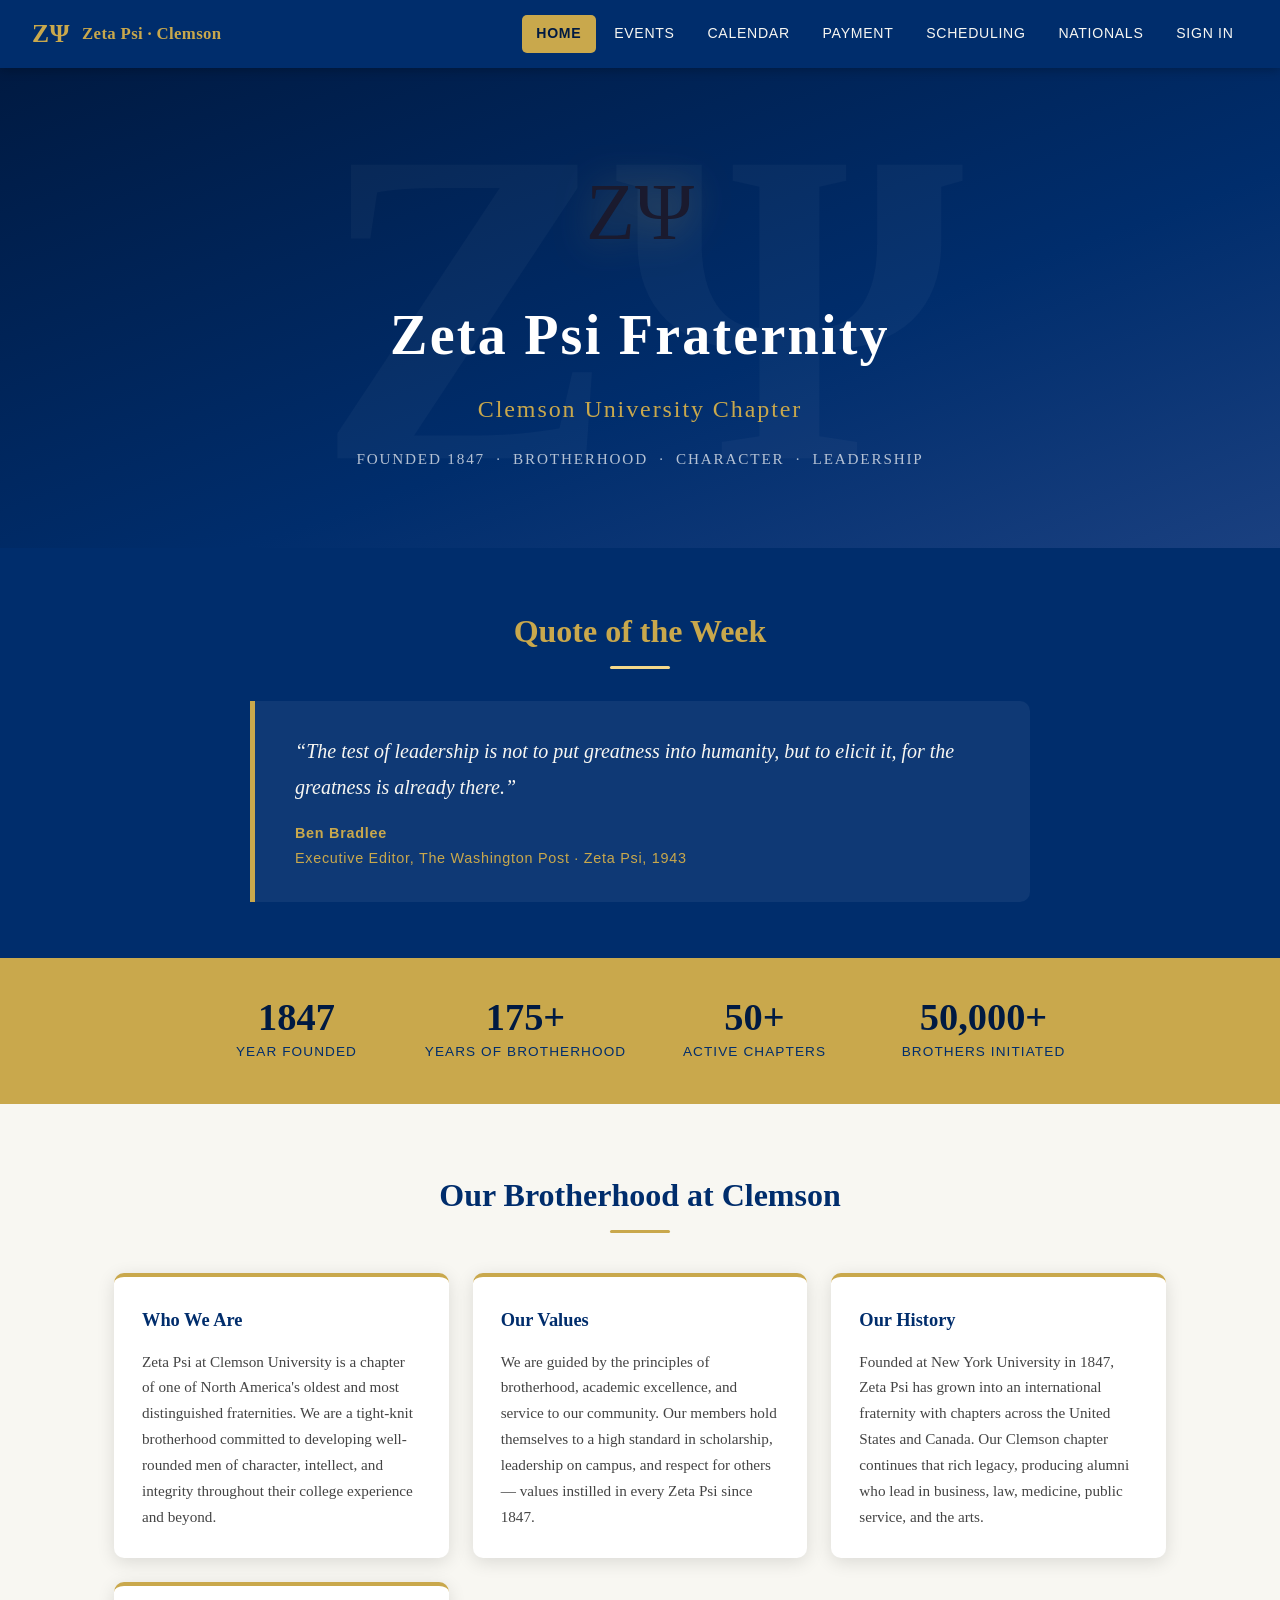
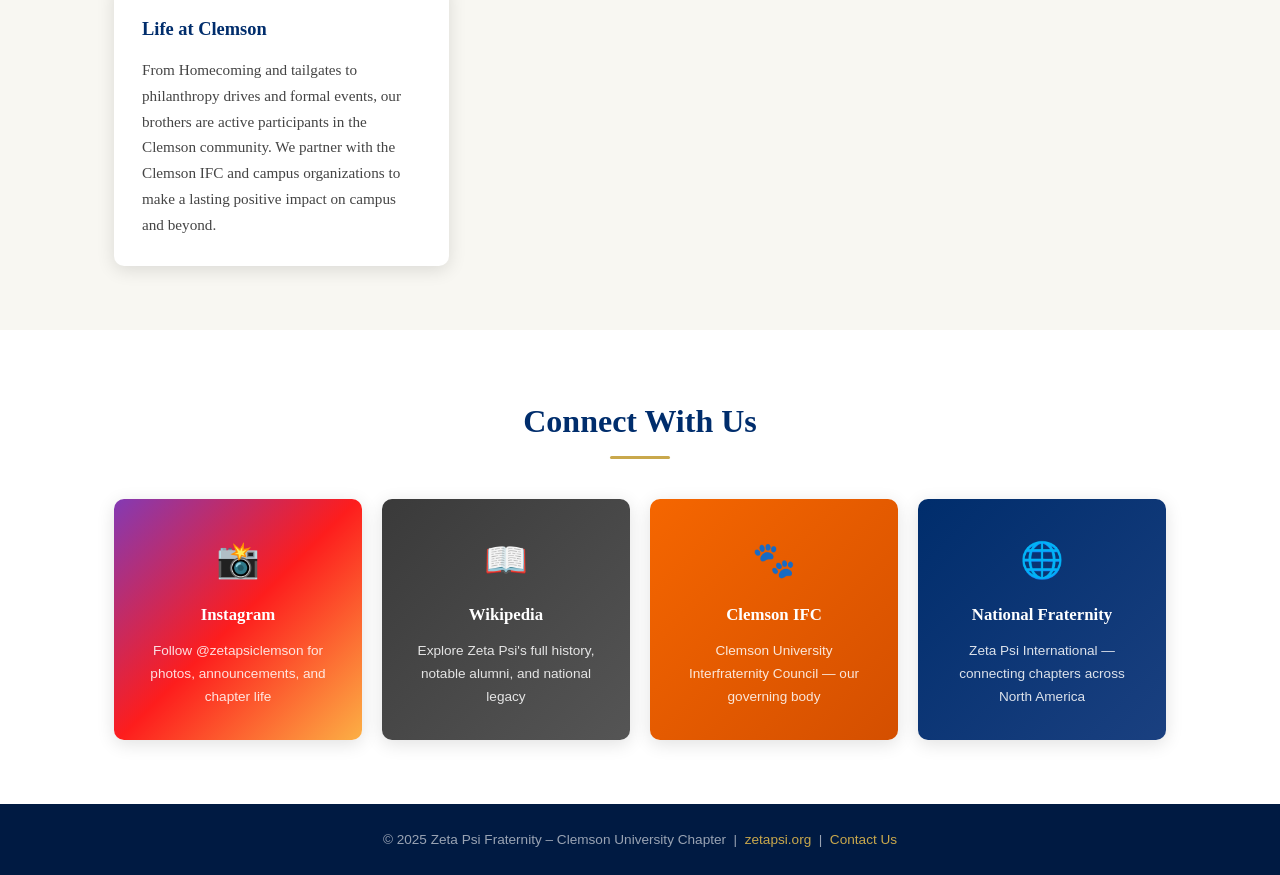
<file: index.html>
<!DOCTYPE html>
<html lang="en">
<head>
  <meta charset="UTF-8">
  <meta name="viewport" content="width=device-width, initial-scale=1.0">
  <title>Zeta Psi – Clemson University</title>
  <link rel="stylesheet" href="css/styles.css">
</head>
<body>

<!-- ── Navigation ── -->
<nav class="navbar">
  <a class="nav-brand" href="index.html">
    <span class="brand-crest">ΖΨ</span>
    <span>Zeta Psi · Clemson</span>
  </a>
  <ul class="nav-links">
    <li><a href="index.html" class="active">Home</a></li>
    <li><a href="events.html">Events</a></li>
    <li><a href="calendar.html">Calendar</a></li>
    <li><a href="payment.html">Payment</a></li>
    <li><a href="scheduling.html">Scheduling</a></li>
    <li><a href="nationals.html">Nationals</a></li>
    <li><a href="login.html" id="nav-member-link">Sign In</a></li>
  </ul>
  <button class="nav-toggle" aria-label="Toggle navigation" aria-expanded="false">&#9776;</button>
</nav>

<!-- ── Hero ── -->
<section class="hero">
  <div class="hero-content">
    <span class="hero-crest">ΖΨ</span>
    <h1>Zeta Psi Fraternity</h1>
    <h2>Clemson University Chapter</h2>
    <p class="hero-tagline">Founded 1847 &nbsp;·&nbsp; Brotherhood &nbsp;·&nbsp; Character &nbsp;·&nbsp; Leadership</p>
  </div>
</section>

<!-- ── Quote of the Week ── -->
<section class="quote-section">
  <div class="container">
    <h2 class="section-title">Quote of the Week</h2>
    <div class="quote-card">
      <p class="quote-text" id="weekly-quote">Loading…</p>
      <cite class="quote-author" id="quote-author"></cite>
    </div>
  </div>
</section>

<!-- ── Stats Banner ── -->
<section class="stats-section">
  <div class="stats-grid">
    <div class="stat-item">
      <span class="stat-number">1847</span>
      <span class="stat-label">Year Founded</span>
    </div>
    <div class="stat-item">
      <span class="stat-number">175+</span>
      <span class="stat-label">Years of Brotherhood</span>
    </div>
    <div class="stat-item">
      <span class="stat-number">50+</span>
      <span class="stat-label">Active Chapters</span>
    </div>
    <div class="stat-item">
      <span class="stat-number">50,000+</span>
      <span class="stat-label">Brothers Initiated</span>
    </div>
  </div>
</section>

<!-- ── About ── -->
<section class="about-section">
  <div class="container">
    <h2 class="section-title">Our Brotherhood at Clemson</h2>
    <div class="about-grid">
      <div class="about-card">
        <h3>Who We Are</h3>
        <p>
          Zeta Psi at Clemson University is a chapter of one of North America's oldest and most
          distinguished fraternities. We are a tight-knit brotherhood committed to developing
          well-rounded men of character, intellect, and integrity throughout their college experience
          and beyond.
        </p>
      </div>
      <div class="about-card">
        <h3>Our Values</h3>
        <p>
          We are guided by the principles of brotherhood, academic excellence, and service to our
          community. Our members hold themselves to a high standard in scholarship, leadership on
          campus, and respect for others — values instilled in every Zeta Psi since 1847.
        </p>
      </div>
      <div class="about-card">
        <h3>Our History</h3>
        <p>
          Founded at New York University in 1847, Zeta Psi has grown into an international fraternity
          with chapters across the United States and Canada. Our Clemson chapter continues that rich
          legacy, producing alumni who lead in business, law, medicine, public service, and the arts.
        </p>
      </div>
      <div class="about-card">
        <h3>Life at Clemson</h3>
        <p>
          From Homecoming and tailgates to philanthropy drives and formal events, our brothers are
          active participants in the Clemson community. We partner with the Clemson IFC and campus
          organizations to make a lasting positive impact on campus and beyond.
        </p>
      </div>
    </div>
  </div>
</section>

<!-- ── Connect With Us ── -->
<section class="links-section">
  <div class="container">
    <h2 class="section-title">Connect With Us</h2>
    <div class="links-grid">
      <a href="https://www.instagram.com/zetapsiclemson/" target="_blank" rel="noopener noreferrer" class="link-card instagram">
        <span class="link-icon">📸</span>
        <h3>Instagram</h3>
        <p>Follow @zetapsiclemson for photos, announcements, and chapter life</p>
      </a>
      <a href="https://en.wikipedia.org/wiki/Zeta_Psi" target="_blank" rel="noopener noreferrer" class="link-card wikipedia">
        <span class="link-icon">📖</span>
        <h3>Wikipedia</h3>
        <p>Explore Zeta Psi's full history, notable alumni, and national legacy</p>
      </a>
      <a href="https://www.clemson.edu/student-affairs/greek-life/ifc/" target="_blank" rel="noopener noreferrer" class="link-card ifc">
        <span class="link-icon">🐾</span>
        <h3>Clemson IFC</h3>
        <p>Clemson University Interfraternity Council — our governing body</p>
      </a>
      <a href="https://www.zetapsi.org" target="_blank" rel="noopener noreferrer" class="link-card nationals">
        <span class="link-icon">🌐</span>
        <h3>National Fraternity</h3>
        <p>Zeta Psi International — connecting chapters across North America</p>
      </a>
    </div>
  </div>
</section>

<!-- ── Footer ── -->
<footer>
  <p>
    &copy; 2025 Zeta Psi Fraternity – Clemson University Chapter &nbsp;|&nbsp;
    <a href="https://www.zetapsi.org" target="_blank" rel="noopener noreferrer">zetapsi.org</a>
    &nbsp;|&nbsp;
    <a href="mailto:zetapsiclemson@gmail.com">Contact Us</a>
  </p>
</footer>

<script src="js/main.js"></script>
</body>
</html>
</file>
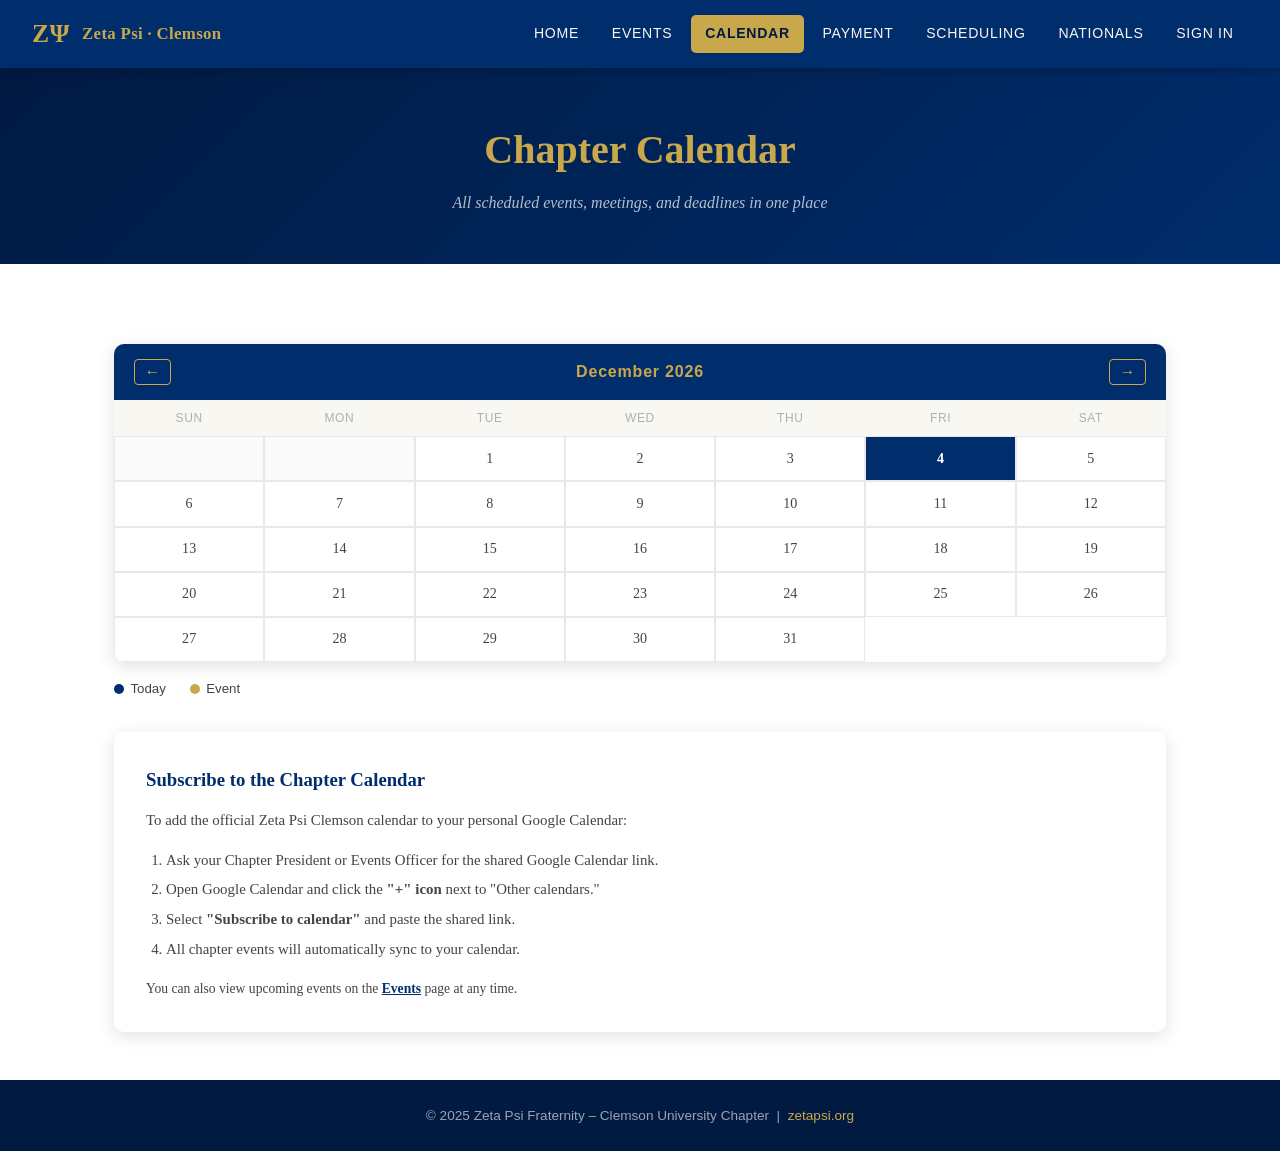
<file: calendar.html>
<!DOCTYPE html>
<html lang="en">
<head>
  <meta charset="UTF-8">
  <meta name="viewport" content="width=device-width, initial-scale=1.0">
  <title>Calendar – Zeta Psi Clemson</title>
  <link rel="stylesheet" href="css/styles.css">
  <style>
    .cal-instructions {
      background: var(--white);
      border-radius: var(--radius);
      padding: 2rem;
      box-shadow: var(--shadow);
      margin-top: 2rem;
    }

    .cal-instructions h3 {
      color: var(--navy);
      margin-bottom: 0.75rem;
    }

    .cal-instructions ol {
      padding-left: 1.25rem;
      color: var(--text-medium);
      font-size: 0.93rem;
      line-height: 2;
    }

    .mini-month {
      background: var(--white);
      border-radius: var(--radius);
      box-shadow: var(--shadow);
      overflow: hidden;
      margin-top: 2rem;
    }

    .month-header {
      background: var(--navy);
      color: var(--gold);
      display: grid;
      grid-template-columns: auto 1fr auto;
      align-items: center;
      padding: 0.9rem 1.25rem;
      font-family: sans-serif;
      font-size: 1rem;
      font-weight: bold;
      letter-spacing: 0.05em;
    }

    .month-header button {
      background: none;
      border: 1px solid var(--gold);
      color: var(--gold);
      border-radius: 4px;
      cursor: pointer;
      padding: 0.2rem 0.6rem;
      font-size: 1rem;
      transition: background 0.2s;
    }

    .month-header button:hover { background: rgba(201,168,76,0.2); }

    .month-header .month-label { text-align: center; }

    .day-grid {
      display: grid;
      grid-template-columns: repeat(7, 1fr);
      text-align: center;
    }

    .day-header {
      background: var(--off-white);
      font-family: sans-serif;
      font-size: 0.75rem;
      color: var(--gray-mid);
      padding: 0.5rem 0;
      text-transform: uppercase;
      letter-spacing: 0.05em;
    }

    .day-cell {
      padding: 0.6rem 0.25rem;
      font-size: 0.88rem;
      border: 1px solid var(--gray-light);
      cursor: pointer;
      min-height: 44px;
      display: flex;
      flex-direction: column;
      align-items: center;
      gap: 2px;
      color: var(--text-medium);
      transition: background 0.15s;
    }

    .day-cell:hover { background: var(--off-white); }
    .day-cell.empty { background: #fafafa; cursor: default; }
    .day-cell.today {
      background: var(--navy);
      color: var(--white);
      font-weight: bold;
    }

    .event-dot {
      width: 6px;
      height: 6px;
      background: var(--gold);
      border-radius: 50%;
    }

    .today .event-dot { background: var(--gold-light); }

    .cal-legend {
      display: flex;
      gap: 1.5rem;
      flex-wrap: wrap;
      margin-top: 1rem;
      font-family: sans-serif;
      font-size: 0.83rem;
      color: var(--text-medium);
      align-items: center;
    }

    .legend-item {
      display: flex;
      align-items: center;
      gap: 0.4rem;
    }

    .legend-dot {
      width: 10px; height: 10px;
      border-radius: 50%;
    }
  </style>
</head>
<body>

<!-- ── Navigation ── -->
<nav class="navbar">
  <a class="nav-brand" href="index.html">
    <span class="brand-crest">ΖΨ</span>
    <span>Zeta Psi · Clemson</span>
  </a>
  <ul class="nav-links">
    <li><a href="index.html">Home</a></li>
    <li><a href="events.html">Events</a></li>
    <li><a href="calendar.html" class="active">Calendar</a></li>
    <li><a href="payment.html">Payment</a></li>
    <li><a href="scheduling.html">Scheduling</a></li>
    <li><a href="nationals.html">Nationals</a></li>
    <li><a href="login.html" id="nav-member-link">Sign In</a></li>
  </ul>
  <button class="nav-toggle" aria-label="Toggle navigation" aria-expanded="false">&#9776;</button>
</nav>

<!-- ── Page Header ── -->
<div class="page-header">
  <h1>Chapter Calendar</h1>
  <p>All scheduled events, meetings, and deadlines in one place</p>
</div>

<!-- ── Calendar ── -->
<section class="calendar-section">
  <div class="container">

    <!-- Interactive calendar rendered by JS -->
    <div class="mini-month" id="calendar-widget">
      <div class="month-header">
        <button id="prev-month">&#8592;</button>
        <span class="month-label" id="month-label">Loading…</span>
        <button id="next-month">&#8594;</button>
      </div>
      <div class="day-grid" id="day-headers">
        <div class="day-header">Sun</div>
        <div class="day-header">Mon</div>
        <div class="day-header">Tue</div>
        <div class="day-header">Wed</div>
        <div class="day-header">Thu</div>
        <div class="day-header">Fri</div>
        <div class="day-header">Sat</div>
      </div>
      <div class="day-grid" id="day-cells"></div>
    </div>

    <!-- Legend -->
    <div class="cal-legend">
      <div class="legend-item">
        <div class="legend-dot" style="background:var(--navy);"></div>
        Today
      </div>
      <div class="legend-item">
        <div class="legend-dot" style="background:var(--gold);"></div>
        Event
      </div>
    </div>

    <!-- Google Calendar embed instructions -->
    <div class="cal-instructions">
      <h3>Subscribe to the Chapter Calendar</h3>
      <p style="color:var(--text-medium);font-size:0.93rem;margin-bottom:0.75rem;">
        To add the official Zeta Psi Clemson calendar to your personal Google Calendar:
      </p>
      <ol>
        <li>Ask your Chapter President or Events Officer for the shared Google Calendar link.</li>
        <li>Open Google Calendar and click the <strong>"+" icon</strong> next to "Other calendars."</li>
        <li>Select <strong>"Subscribe to calendar"</strong> and paste the shared link.</li>
        <li>All chapter events will automatically sync to your calendar.</li>
      </ol>
      <p style="color:var(--text-medium);font-size:0.85rem;margin-top:0.75rem;">
        You can also view upcoming events on the <a href="events.html" style="color:var(--navy);font-weight:600;">Events</a> page at any time.
      </p>
    </div>

  </div>
</section>

<!-- ── Footer ── -->
<footer>
  <p>
    &copy; 2025 Zeta Psi Fraternity – Clemson University Chapter &nbsp;|&nbsp;
    <a href="https://www.zetapsi.org" target="_blank" rel="noopener noreferrer">zetapsi.org</a>
  </p>
</footer>

<script src="js/main.js"></script>
<script>
  // Simple interactive calendar
  const MONTHS = ["January","February","March","April","May","June",
                  "July","August","September","October","November","December"];

  // Events keyed as "YYYY-M-D" (month 0-indexed)
  const chapterEvents = {
    "2025-5-7":  "Chapter Meeting",
    "2025-5-14": "Philanthropy Day",
    "2025-5-21": "Summer Social",
    "2025-5-28": "Alumni Night",
    "2025-6-12": "Golf Fundraiser",
    "2025-7-18": "Fall Rush Kickoff",
    "2025-8-6":  "Homecoming Tailgate",
    "2025-9-18": "Fall Formal",
  };

  let viewYear, viewMonth;

  function init() {
    const now = new Date();
    viewYear  = now.getFullYear();
    viewMonth = now.getMonth();
    render();
  }

  function render() {
    document.getElementById('month-label').textContent =
      `${MONTHS[viewMonth]} ${viewYear}`;

    const cells = document.getElementById('day-cells');
    cells.innerHTML = '';

    const today = new Date();
    const firstDay = new Date(viewYear, viewMonth, 1).getDay();
    const daysInMonth = new Date(viewYear, viewMonth + 1, 0).getDate();

    // Leading empty cells
    for (let i = 0; i < firstDay; i++) {
      const empty = document.createElement('div');
      empty.className = 'day-cell empty';
      cells.appendChild(empty);
    }

    for (let d = 1; d <= daysInMonth; d++) {
      const cell = document.createElement('div');
      const isToday = (d === today.getDate() && viewMonth === today.getMonth() && viewYear === today.getFullYear());
      cell.className = 'day-cell' + (isToday ? ' today' : '');
      cell.textContent = d;

      const key = `${viewYear}-${viewMonth}-${d}`;
      if (chapterEvents[key]) {
        const dot = document.createElement('div');
        dot.className = 'event-dot';
        dot.title = chapterEvents[key];
        cell.appendChild(dot);
        cell.title = chapterEvents[key];
      }

      cells.appendChild(cell);
    }
  }

  document.getElementById('prev-month').addEventListener('click', () => {
    viewMonth--;
    if (viewMonth < 0) { viewMonth = 11; viewYear--; }
    render();
  });

  document.getElementById('next-month').addEventListener('click', () => {
    viewMonth++;
    if (viewMonth > 11) { viewMonth = 0; viewYear++; }
    render();
  });

  init();
</script>
</body>
</html>
</file>
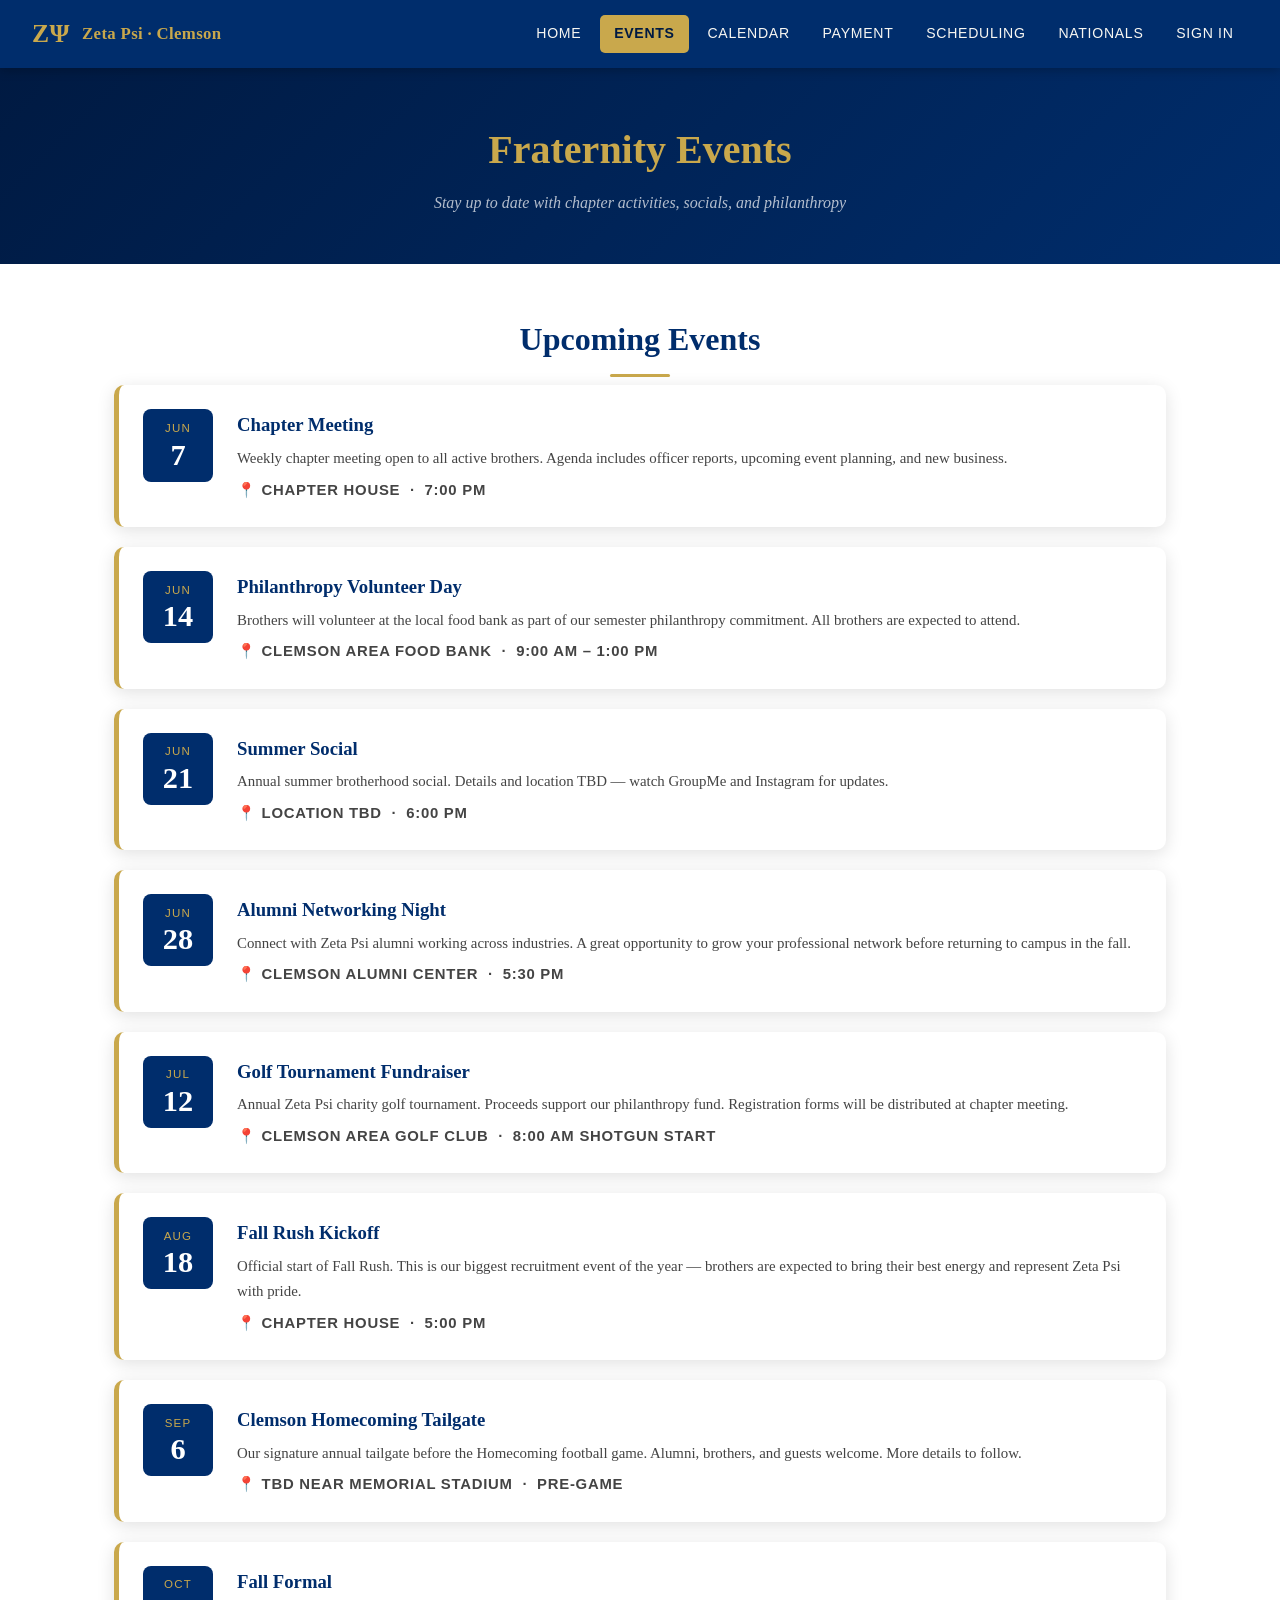
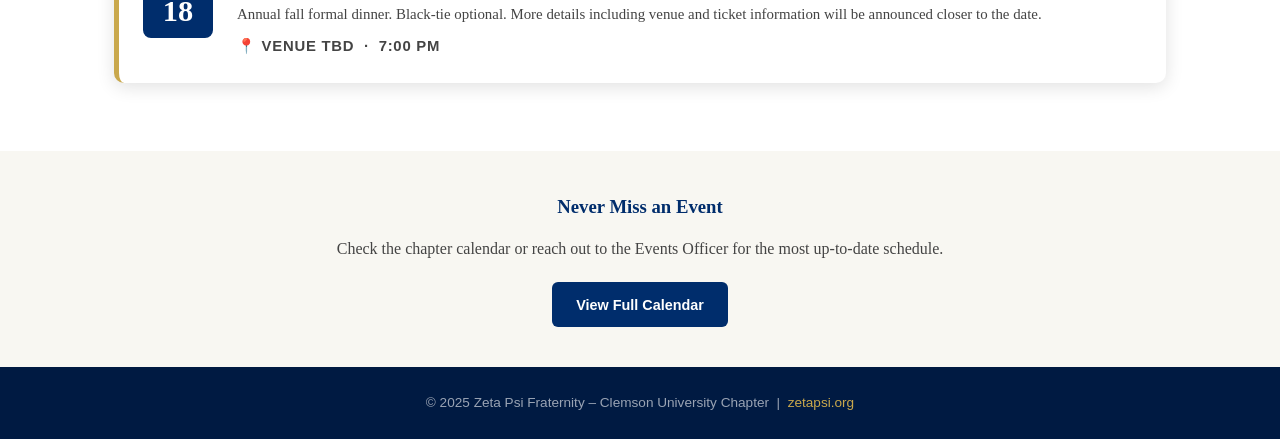
<file: events.html>
<!DOCTYPE html>
<html lang="en">
<head>
  <meta charset="UTF-8">
  <meta name="viewport" content="width=device-width, initial-scale=1.0">
  <title>Events – Zeta Psi Clemson</title>
  <link rel="stylesheet" href="css/styles.css">
</head>
<body>

<!-- ── Navigation ── -->
<nav class="navbar">
  <a class="nav-brand" href="index.html">
    <span class="brand-crest">ΖΨ</span>
    <span>Zeta Psi · Clemson</span>
  </a>
  <ul class="nav-links">
    <li><a href="index.html">Home</a></li>
    <li><a href="events.html" class="active">Events</a></li>
    <li><a href="calendar.html">Calendar</a></li>
    <li><a href="payment.html">Payment</a></li>
    <li><a href="scheduling.html">Scheduling</a></li>
    <li><a href="nationals.html">Nationals</a></li>
    <li><a href="login.html" id="nav-member-link">Sign In</a></li>
  </ul>
  <button class="nav-toggle" aria-label="Toggle navigation" aria-expanded="false">&#9776;</button>
</nav>

<!-- ── Page Header ── -->
<div class="page-header">
  <h1>Fraternity Events</h1>
  <p>Stay up to date with chapter activities, socials, and philanthropy</p>
</div>

<!-- ── Events List ── -->
<section class="events-section">
  <div class="container">
    <h2 class="section-title">Upcoming Events</h2>

    <div class="event-card">
      <div class="event-date">
        <span class="month">Jun</span>
        <span class="day">7</span>
      </div>
      <div class="event-info">
        <h3>Chapter Meeting</h3>
        <p>Weekly chapter meeting open to all active brothers. Agenda includes officer reports, upcoming event planning, and new business.</p>
        <p class="event-meta">📍 Chapter House &nbsp;·&nbsp; 7:00 PM</p>
      </div>
    </div>

    <div class="event-card">
      <div class="event-date">
        <span class="month">Jun</span>
        <span class="day">14</span>
      </div>
      <div class="event-info">
        <h3>Philanthropy Volunteer Day</h3>
        <p>Brothers will volunteer at the local food bank as part of our semester philanthropy commitment. All brothers are expected to attend.</p>
        <p class="event-meta">📍 Clemson Area Food Bank &nbsp;·&nbsp; 9:00 AM – 1:00 PM</p>
      </div>
    </div>

    <div class="event-card">
      <div class="event-date">
        <span class="month">Jun</span>
        <span class="day">21</span>
      </div>
      <div class="event-info">
        <h3>Summer Social</h3>
        <p>Annual summer brotherhood social. Details and location TBD — watch GroupMe and Instagram for updates.</p>
        <p class="event-meta">📍 Location TBD &nbsp;·&nbsp; 6:00 PM</p>
      </div>
    </div>

    <div class="event-card">
      <div class="event-date">
        <span class="month">Jun</span>
        <span class="day">28</span>
      </div>
      <div class="event-info">
        <h3>Alumni Networking Night</h3>
        <p>Connect with Zeta Psi alumni working across industries. A great opportunity to grow your professional network before returning to campus in the fall.</p>
        <p class="event-meta">📍 Clemson Alumni Center &nbsp;·&nbsp; 5:30 PM</p>
      </div>
    </div>

    <div class="event-card">
      <div class="event-date">
        <span class="month">Jul</span>
        <span class="day">12</span>
      </div>
      <div class="event-info">
        <h3>Golf Tournament Fundraiser</h3>
        <p>Annual Zeta Psi charity golf tournament. Proceeds support our philanthropy fund. Registration forms will be distributed at chapter meeting.</p>
        <p class="event-meta">📍 Clemson Area Golf Club &nbsp;·&nbsp; 8:00 AM Shotgun Start</p>
      </div>
    </div>

    <div class="event-card">
      <div class="event-date">
        <span class="month">Aug</span>
        <span class="day">18</span>
      </div>
      <div class="event-info">
        <h3>Fall Rush Kickoff</h3>
        <p>Official start of Fall Rush. This is our biggest recruitment event of the year — brothers are expected to bring their best energy and represent Zeta Psi with pride.</p>
        <p class="event-meta">📍 Chapter House &nbsp;·&nbsp; 5:00 PM</p>
      </div>
    </div>

    <div class="event-card">
      <div class="event-date">
        <span class="month">Sep</span>
        <span class="day">6</span>
      </div>
      <div class="event-info">
        <h3>Clemson Homecoming Tailgate</h3>
        <p>Our signature annual tailgate before the Homecoming football game. Alumni, brothers, and guests welcome. More details to follow.</p>
        <p class="event-meta">📍 TBD near Memorial Stadium &nbsp;·&nbsp; Pre-game</p>
      </div>
    </div>

    <div class="event-card">
      <div class="event-date">
        <span class="month">Oct</span>
        <span class="day">18</span>
      </div>
      <div class="event-info">
        <h3>Fall Formal</h3>
        <p>Annual fall formal dinner. Black-tie optional. More details including venue and ticket information will be announced closer to the date.</p>
        <p class="event-meta">📍 Venue TBD &nbsp;·&nbsp; 7:00 PM</p>
      </div>
    </div>
  </div>
</section>

<!-- ── Add to Calendar CTA ── -->
<section style="background: var(--off-white); padding: 2.5rem 1.5rem; text-align: center;">
  <div class="container">
    <h3 style="color: var(--navy); margin-bottom: 0.75rem;">Never Miss an Event</h3>
    <p style="color: var(--text-medium); margin-bottom: 1.25rem;">Check the chapter calendar or reach out to the Events Officer for the most up-to-date schedule.</p>
    <a href="calendar.html" class="btn btn-navy">View Full Calendar</a>
  </div>
</section>

<!-- ── Footer ── -->
<footer>
  <p>
    &copy; 2025 Zeta Psi Fraternity – Clemson University Chapter &nbsp;|&nbsp;
    <a href="https://www.zetapsi.org" target="_blank" rel="noopener noreferrer">zetapsi.org</a>
  </p>
</footer>

<script src="js/main.js"></script>
</body>
</html>
</file>
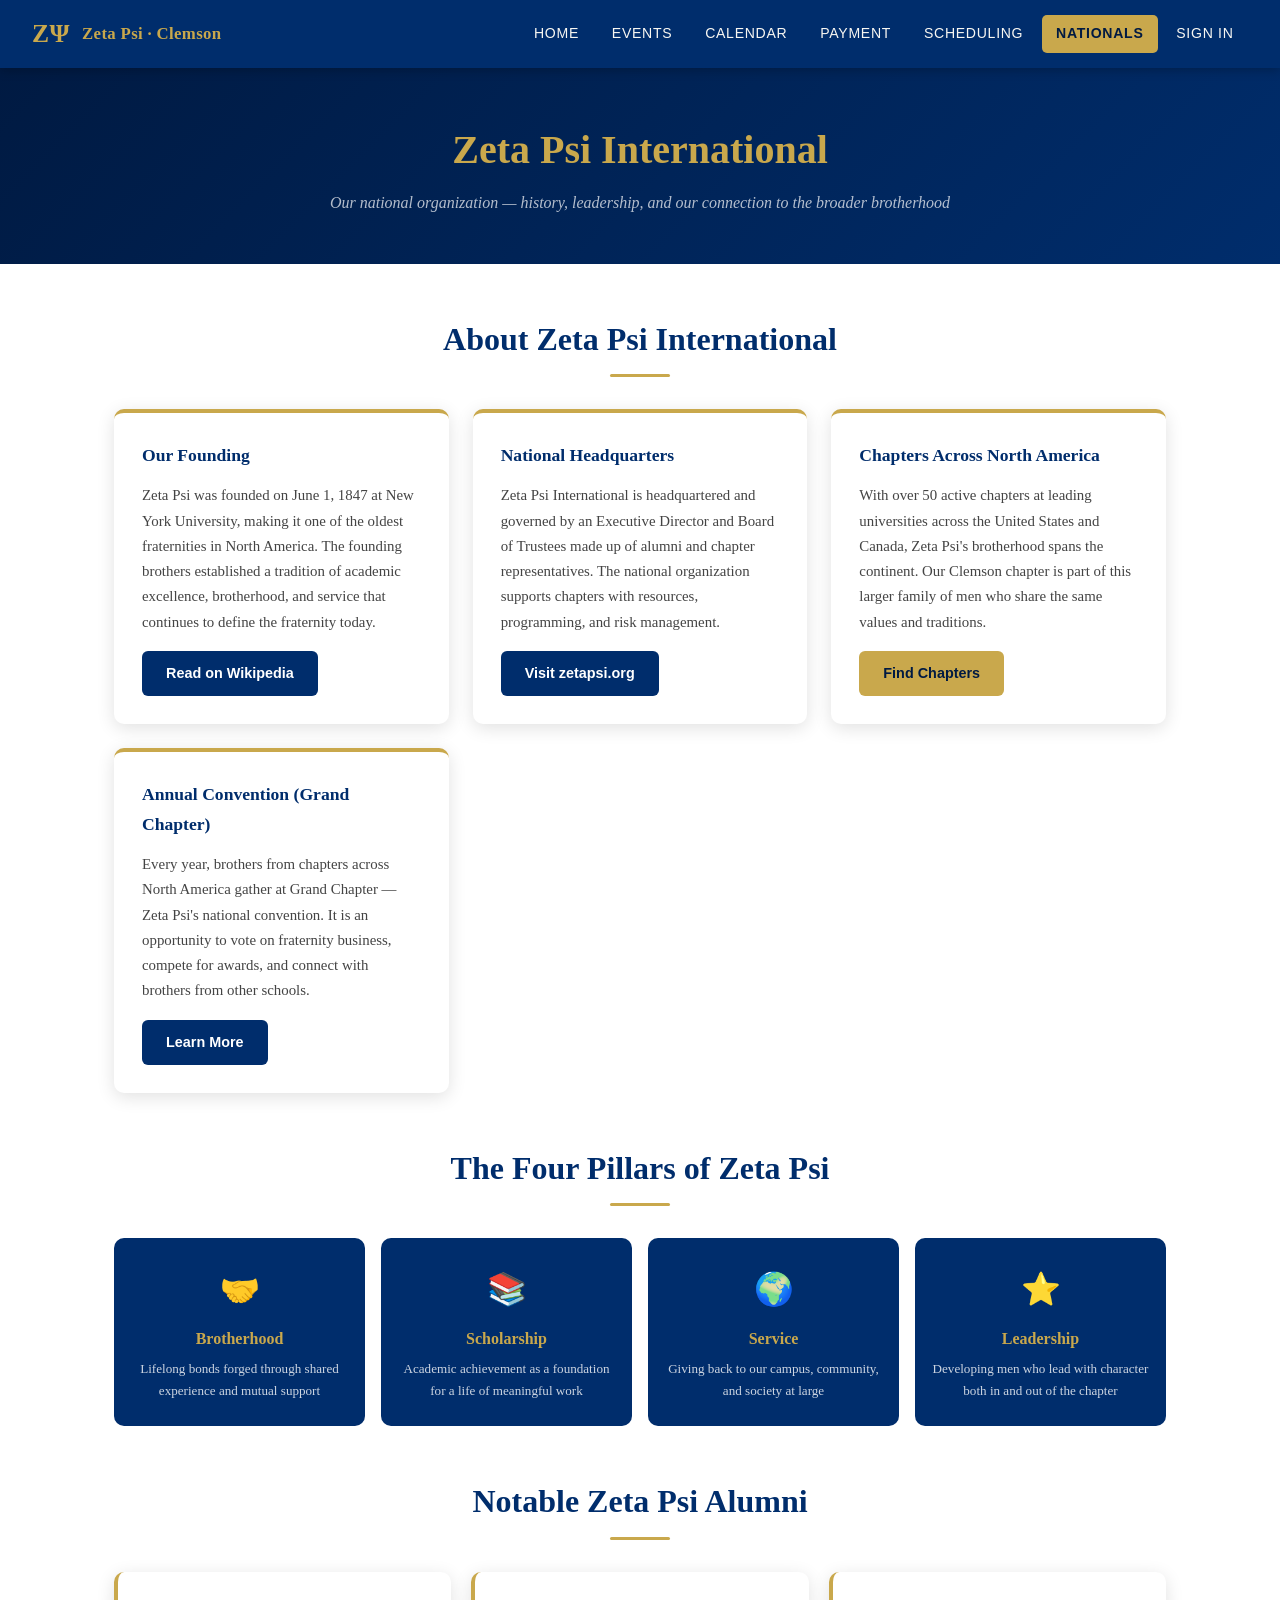
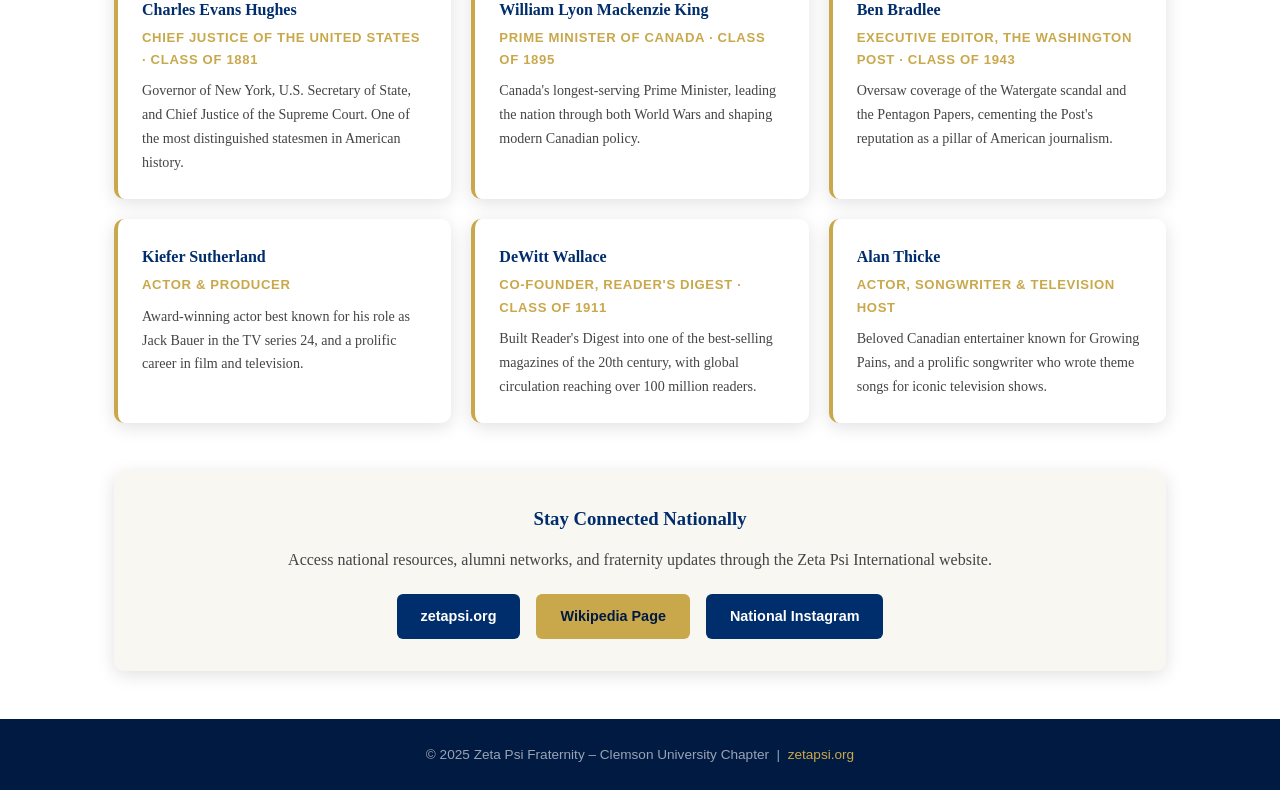
<file: nationals.html>
<!DOCTYPE html>
<html lang="en">
<head>
  <meta charset="UTF-8">
  <meta name="viewport" content="width=device-width, initial-scale=1.0">
  <title>Nationals – Zeta Psi Clemson</title>
  <link rel="stylesheet" href="css/styles.css">
  <style>
    .alumni-grid {
      display: grid;
      grid-template-columns: repeat(auto-fit, minmax(250px, 1fr));
      gap: 1.25rem;
      margin-top: 2rem;
    }

    .alumni-card {
      background: var(--white);
      border-radius: var(--radius);
      padding: 1.5rem;
      box-shadow: var(--shadow);
      border-left: 4px solid var(--gold);
    }

    .alumni-card h3 { color: var(--navy); font-size: 1rem; margin-bottom: 0.25rem; }
    .alumni-card .alumni-title {
      font-size: 0.82rem;
      color: var(--gold);
      font-family: sans-serif;
      font-weight: 600;
      text-transform: uppercase;
      letter-spacing: 0.05em;
      margin-bottom: 0.5rem;
    }
    .alumni-card p { font-size: 0.88rem; color: var(--text-medium); }

    .chapter-map-placeholder {
      background: var(--off-white);
      border-radius: var(--radius);
      height: 280px;
      display: flex;
      align-items: center;
      justify-content: center;
      flex-direction: column;
      gap: 0.75rem;
      color: var(--text-medium);
      font-family: sans-serif;
      font-size: 0.93rem;
      box-shadow: var(--shadow);
      margin-top: 2rem;
      text-align: center;
      padding: 1.5rem;
    }

    .chapter-map-placeholder .map-icon { font-size: 3rem; }

    .pillars-grid {
      display: grid;
      grid-template-columns: repeat(auto-fit, minmax(200px, 1fr));
      gap: 1rem;
      margin-top: 2rem;
    }

    .pillar-item {
      text-align: center;
      padding: 1.5rem 1rem;
      border-radius: var(--radius);
      background: var(--navy);
      color: var(--white);
    }

    .pillar-item .pillar-icon { font-size: 2rem; margin-bottom: 0.5rem; }
    .pillar-item h3 { font-size: 1rem; color: var(--gold); margin-bottom: 0.35rem; }
    .pillar-item p  { font-size: 0.82rem; opacity: 0.8; }
  </style>
</head>
<body>

<!-- ── Navigation ── -->
<nav class="navbar">
  <a class="nav-brand" href="index.html">
    <span class="brand-crest">ΖΨ</span>
    <span>Zeta Psi · Clemson</span>
  </a>
  <ul class="nav-links">
    <li><a href="index.html">Home</a></li>
    <li><a href="events.html">Events</a></li>
    <li><a href="calendar.html">Calendar</a></li>
    <li><a href="payment.html">Payment</a></li>
    <li><a href="scheduling.html">Scheduling</a></li>
    <li><a href="nationals.html" class="active">Nationals</a></li>
    <li><a href="login.html" id="nav-member-link">Sign In</a></li>
  </ul>
  <button class="nav-toggle" aria-label="Toggle navigation" aria-expanded="false">&#9776;</button>
</nav>

<!-- ── Page Header ── -->
<div class="page-header">
  <h1>Zeta Psi International</h1>
  <p>Our national organization — history, leadership, and our connection to the broader brotherhood</p>
</div>

<!-- ── About Nationals ── -->
<section class="nationals-section">
  <div class="container">
    <h2 class="section-title">About Zeta Psi International</h2>

    <div class="nationals-grid">
      <div class="nationals-card">
        <h3>Our Founding</h3>
        <p>
          Zeta Psi was founded on June 1, 1847 at New York University, making it one of the oldest
          fraternities in North America. The founding brothers established a tradition of academic
          excellence, brotherhood, and service that continues to define the fraternity today.
        </p>
        <a href="https://en.wikipedia.org/wiki/Zeta_Psi" target="_blank" rel="noopener noreferrer" class="btn btn-navy">Read on Wikipedia</a>
      </div>

      <div class="nationals-card">
        <h3>National Headquarters</h3>
        <p>
          Zeta Psi International is headquartered and governed by an Executive Director and Board of
          Trustees made up of alumni and chapter representatives. The national organization supports
          chapters with resources, programming, and risk management.
        </p>
        <a href="https://www.zetapsi.org" target="_blank" rel="noopener noreferrer" class="btn btn-navy">Visit zetapsi.org</a>
      </div>

      <div class="nationals-card">
        <h3>Chapters Across North America</h3>
        <p>
          With over 50 active chapters at leading universities across the United States and Canada,
          Zeta Psi's brotherhood spans the continent. Our Clemson chapter is part of this larger
          family of men who share the same values and traditions.
        </p>
        <a href="https://www.zetapsi.org/chapters" target="_blank" rel="noopener noreferrer" class="btn btn-gold">Find Chapters</a>
      </div>

      <div class="nationals-card">
        <h3>Annual Convention (Grand Chapter)</h3>
        <p>
          Every year, brothers from chapters across North America gather at Grand Chapter — Zeta Psi's
          national convention. It is an opportunity to vote on fraternity business, compete for awards,
          and connect with brothers from other schools.
        </p>
        <a href="https://www.zetapsi.org" target="_blank" rel="noopener noreferrer" class="btn btn-navy">Learn More</a>
      </div>
    </div>

    <!-- Four pillars -->
    <h2 class="section-title" style="margin-top: 3rem;">The Four Pillars of Zeta Psi</h2>
    <div class="pillars-grid">
      <div class="pillar-item">
        <div class="pillar-icon">🤝</div>
        <h3>Brotherhood</h3>
        <p>Lifelong bonds forged through shared experience and mutual support</p>
      </div>
      <div class="pillar-item">
        <div class="pillar-icon">📚</div>
        <h3>Scholarship</h3>
        <p>Academic achievement as a foundation for a life of meaningful work</p>
      </div>
      <div class="pillar-item">
        <div class="pillar-icon">🌍</div>
        <h3>Service</h3>
        <p>Giving back to our campus, community, and society at large</p>
      </div>
      <div class="pillar-item">
        <div class="pillar-icon">⭐</div>
        <h3>Leadership</h3>
        <p>Developing men who lead with character both in and out of the chapter</p>
      </div>
    </div>

    <!-- Notable alumni -->
    <h2 class="section-title" style="margin-top: 3rem;">Notable Zeta Psi Alumni</h2>
    <div class="alumni-grid">
      <div class="alumni-card">
        <h3>Charles Evans Hughes</h3>
        <div class="alumni-title">Chief Justice of the United States · Class of 1881</div>
        <p>Governor of New York, U.S. Secretary of State, and Chief Justice of the Supreme Court. One of the most distinguished statesmen in American history.</p>
      </div>
      <div class="alumni-card">
        <h3>William Lyon Mackenzie King</h3>
        <div class="alumni-title">Prime Minister of Canada · Class of 1895</div>
        <p>Canada's longest-serving Prime Minister, leading the nation through both World Wars and shaping modern Canadian policy.</p>
      </div>
      <div class="alumni-card">
        <h3>Ben Bradlee</h3>
        <div class="alumni-title">Executive Editor, The Washington Post · Class of 1943</div>
        <p>Oversaw coverage of the Watergate scandal and the Pentagon Papers, cementing the Post's reputation as a pillar of American journalism.</p>
      </div>
      <div class="alumni-card">
        <h3>Kiefer Sutherland</h3>
        <div class="alumni-title">Actor &amp; Producer</div>
        <p>Award-winning actor best known for his role as Jack Bauer in the TV series 24, and a prolific career in film and television.</p>
      </div>
      <div class="alumni-card">
        <h3>DeWitt Wallace</h3>
        <div class="alumni-title">Co-Founder, Reader's Digest · Class of 1911</div>
        <p>Built Reader's Digest into one of the best-selling magazines of the 20th century, with global circulation reaching over 100 million readers.</p>
      </div>
      <div class="alumni-card">
        <h3>Alan Thicke</h3>
        <div class="alumni-title">Actor, Songwriter &amp; Television Host</div>
        <p>Beloved Canadian entertainer known for Growing Pains, and a prolific songwriter who wrote theme songs for iconic television shows.</p>
      </div>
    </div>

    <!-- National links CTA -->
    <div style="background:var(--off-white);border-radius:var(--radius);padding:2rem;text-align:center;margin-top:3rem;box-shadow:var(--shadow);">
      <h3 style="color:var(--navy);margin-bottom:0.75rem;">Stay Connected Nationally</h3>
      <p style="color:var(--text-medium);margin-bottom:1.25rem;">Access national resources, alumni networks, and fraternity updates through the Zeta Psi International website.</p>
      <div style="display:flex;gap:1rem;justify-content:center;flex-wrap:wrap;">
        <a href="https://www.zetapsi.org" target="_blank" rel="noopener noreferrer" class="btn btn-navy">zetapsi.org</a>
        <a href="https://en.wikipedia.org/wiki/Zeta_Psi" target="_blank" rel="noopener noreferrer" class="btn btn-gold">Wikipedia Page</a>
        <a href="https://www.instagram.com/zetapsinationals/" target="_blank" rel="noopener noreferrer" class="btn btn-navy">National Instagram</a>
      </div>
    </div>

  </div>
</section>

<!-- ── Footer ── -->
<footer>
  <p>
    &copy; 2025 Zeta Psi Fraternity – Clemson University Chapter &nbsp;|&nbsp;
    <a href="https://www.zetapsi.org" target="_blank" rel="noopener noreferrer">zetapsi.org</a>
  </p>
</footer>

<script src="js/main.js"></script>
</body>
</html>
</file>
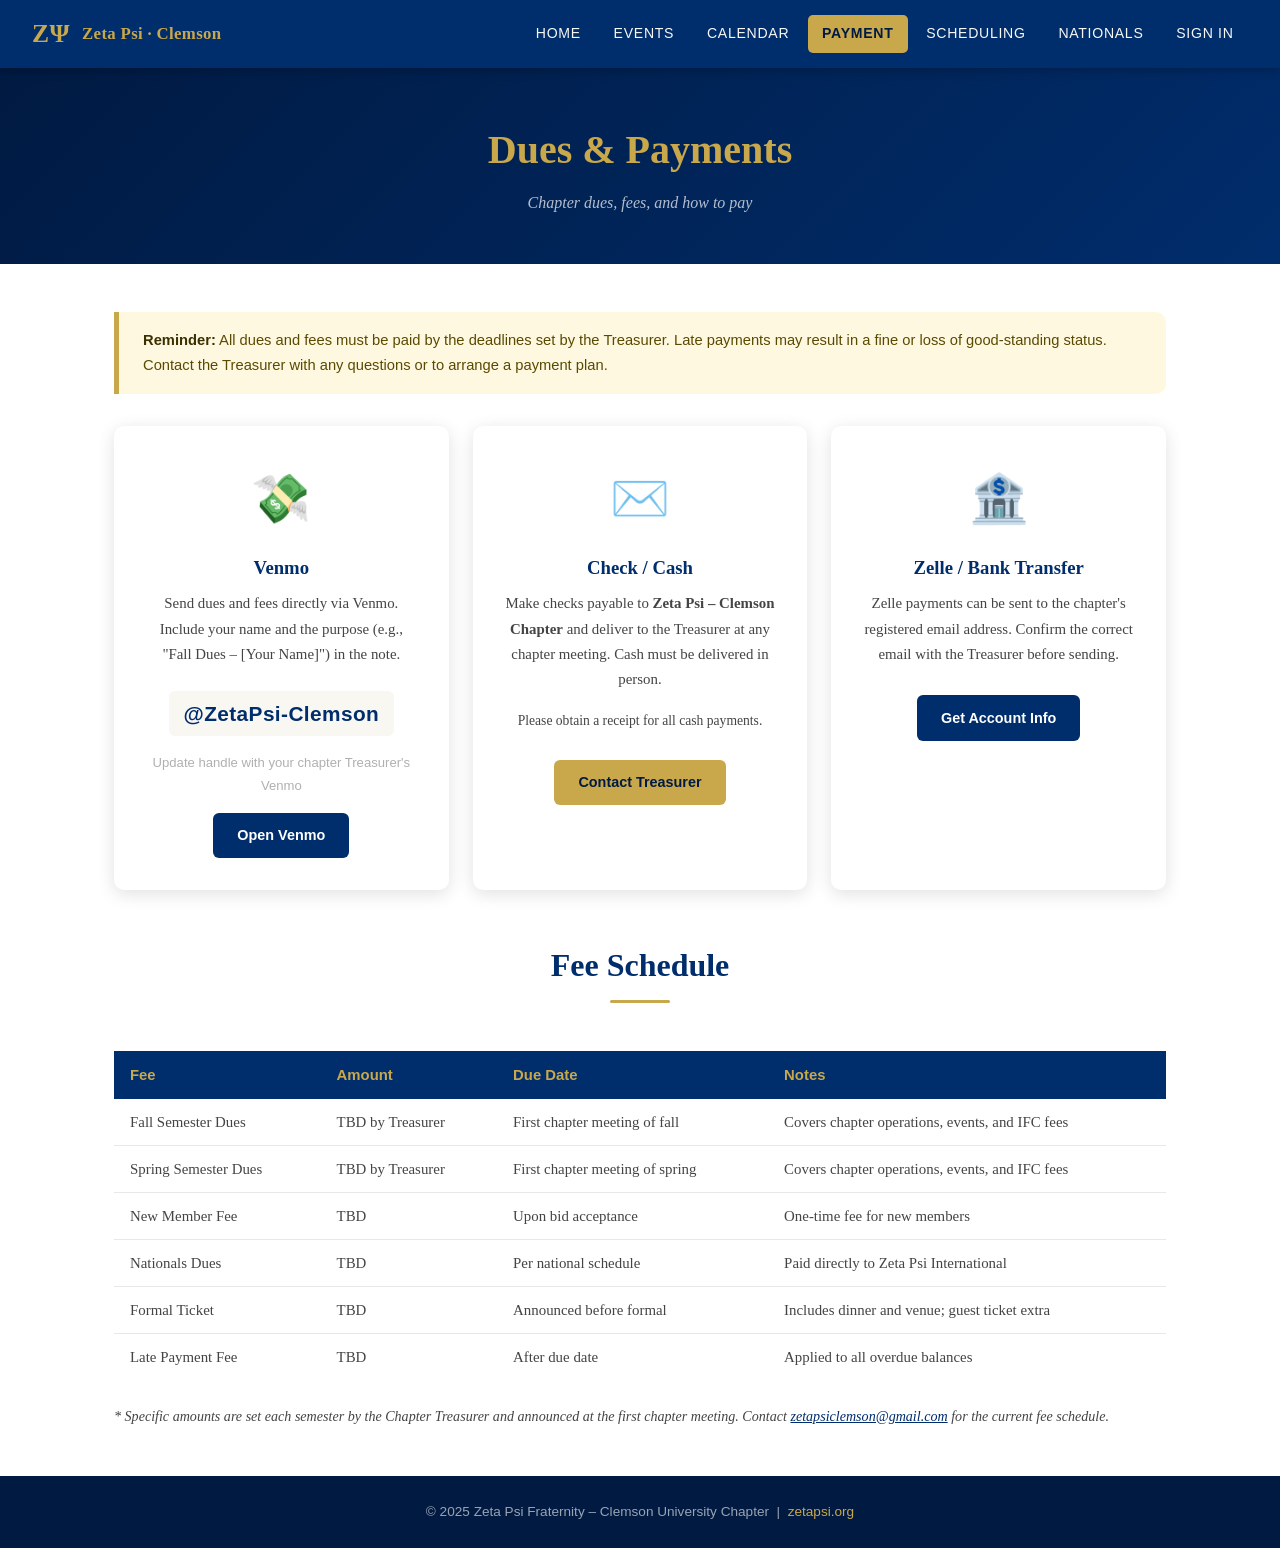
<file: payment.html>
<!DOCTYPE html>
<html lang="en">
<head>
  <meta charset="UTF-8">
  <meta name="viewport" content="width=device-width, initial-scale=1.0">
  <title>Payment – Zeta Psi Clemson</title>
  <link rel="stylesheet" href="css/styles.css">
  <style>
    .payment-notice {
      background: #fff8e1;
      border-left: 5px solid var(--gold);
      border-radius: 0 var(--radius) var(--radius) 0;
      padding: 1rem 1.5rem;
      margin-bottom: 2rem;
      font-size: 0.92rem;
      color: #5a4a00;
      font-family: sans-serif;
    }

    .payment-notice strong { color: #3a3000; }

    .venmo-handle {
      font-size: 1.3rem;
      font-weight: bold;
      color: var(--navy);
      font-family: 'Helvetica Neue', Arial, sans-serif;
      letter-spacing: 0.02em;
      background: var(--off-white);
      display: inline-block;
      padding: 0.3rem 0.9rem;
      border-radius: 6px;
      margin: 0.5rem 0 1rem;
    }
  </style>
</head>
<body>

<!-- ── Navigation ── -->
<nav class="navbar">
  <a class="nav-brand" href="index.html">
    <span class="brand-crest">ΖΨ</span>
    <span>Zeta Psi · Clemson</span>
  </a>
  <ul class="nav-links">
    <li><a href="index.html">Home</a></li>
    <li><a href="events.html">Events</a></li>
    <li><a href="calendar.html">Calendar</a></li>
    <li><a href="payment.html" class="active">Payment</a></li>
    <li><a href="scheduling.html">Scheduling</a></li>
    <li><a href="nationals.html">Nationals</a></li>
    <li><a href="login.html" id="nav-member-link">Sign In</a></li>
  </ul>
  <button class="nav-toggle" aria-label="Toggle navigation" aria-expanded="false">&#9776;</button>
</nav>

<!-- ── Page Header ── -->
<div class="page-header">
  <h1>Dues &amp; Payments</h1>
  <p>Chapter dues, fees, and how to pay</p>
</div>

<!-- ── Payment Section ── -->
<section class="payment-section">
  <div class="container">

    <div class="payment-notice">
      <strong>Reminder:</strong> All dues and fees must be paid by the deadlines set by the Treasurer. Late payments may result in a fine or loss of good-standing status. Contact the Treasurer with any questions or to arrange a payment plan.
    </div>

    <!-- Payment methods -->
    <div class="payment-grid">
      <div class="payment-card">
        <div class="pay-icon">💸</div>
        <h3>Venmo</h3>
        <p>Send dues and fees directly via Venmo. Include your name and the purpose (e.g., "Fall Dues – [Your Name]") in the note.</p>
        <div class="venmo-handle">@ZetaPsi-Clemson</div>
        <p style="font-size:0.82rem;color:var(--gray-mid);font-family:sans-serif;">Update handle with your chapter Treasurer's Venmo</p>
        <a href="https://venmo.com/" target="_blank" rel="noopener noreferrer" class="btn btn-navy">Open Venmo</a>
      </div>

      <div class="payment-card">
        <div class="pay-icon">✉️</div>
        <h3>Check / Cash</h3>
        <p>Make checks payable to <strong>Zeta Psi – Clemson Chapter</strong> and deliver to the Treasurer at any chapter meeting. Cash must be delivered in person.</p>
        <p style="font-size:0.85rem;color:var(--text-medium);margin-top:0.5rem;">Please obtain a receipt for all cash payments.</p>
        <a href="mailto:zetapsiclemson@gmail.com" class="btn btn-gold" style="margin-top:0.75rem;">Contact Treasurer</a>
      </div>

      <div class="payment-card">
        <div class="pay-icon">🏦</div>
        <h3>Zelle / Bank Transfer</h3>
        <p>Zelle payments can be sent to the chapter's registered email address. Confirm the correct email with the Treasurer before sending.</p>
        <a href="mailto:zetapsiclemson@gmail.com" class="btn btn-navy" style="margin-top:0.75rem;">Get Account Info</a>
      </div>
    </div>

    <!-- Fee schedule -->
    <h2 class="section-title" style="margin-top:3rem;">Fee Schedule</h2>

    <div style="overflow-x:auto;margin-top:1.5rem;">
      <table class="fee-table">
        <thead>
          <tr>
            <th>Fee</th>
            <th>Amount</th>
            <th>Due Date</th>
            <th>Notes</th>
          </tr>
        </thead>
        <tbody>
          <tr>
            <td>Fall Semester Dues</td>
            <td>TBD by Treasurer</td>
            <td>First chapter meeting of fall</td>
            <td>Covers chapter operations, events, and IFC fees</td>
          </tr>
          <tr>
            <td>Spring Semester Dues</td>
            <td>TBD by Treasurer</td>
            <td>First chapter meeting of spring</td>
            <td>Covers chapter operations, events, and IFC fees</td>
          </tr>
          <tr>
            <td>New Member Fee</td>
            <td>TBD</td>
            <td>Upon bid acceptance</td>
            <td>One-time fee for new members</td>
          </tr>
          <tr>
            <td>Nationals Dues</td>
            <td>TBD</td>
            <td>Per national schedule</td>
            <td>Paid directly to Zeta Psi International</td>
          </tr>
          <tr>
            <td>Formal Ticket</td>
            <td>TBD</td>
            <td>Announced before formal</td>
            <td>Includes dinner and venue; guest ticket extra</td>
          </tr>
          <tr>
            <td>Late Payment Fee</td>
            <td>TBD</td>
            <td>After due date</td>
            <td>Applied to all overdue balances</td>
          </tr>
        </tbody>
      </table>
    </div>

    <p style="margin-top:1.5rem;color:var(--text-medium);font-size:0.88rem;font-style:italic;">
      * Specific amounts are set each semester by the Chapter Treasurer and announced at the first chapter meeting. Contact <a href="mailto:zetapsiclemson@gmail.com" style="color:var(--navy);">zetapsiclemson@gmail.com</a> for the current fee schedule.
    </p>

  </div>
</section>

<!-- ── Footer ── -->
<footer>
  <p>
    &copy; 2025 Zeta Psi Fraternity – Clemson University Chapter &nbsp;|&nbsp;
    <a href="https://www.zetapsi.org" target="_blank" rel="noopener noreferrer">zetapsi.org</a>
  </p>
</footer>

<script src="js/main.js"></script>
</body>
</html>
</file>
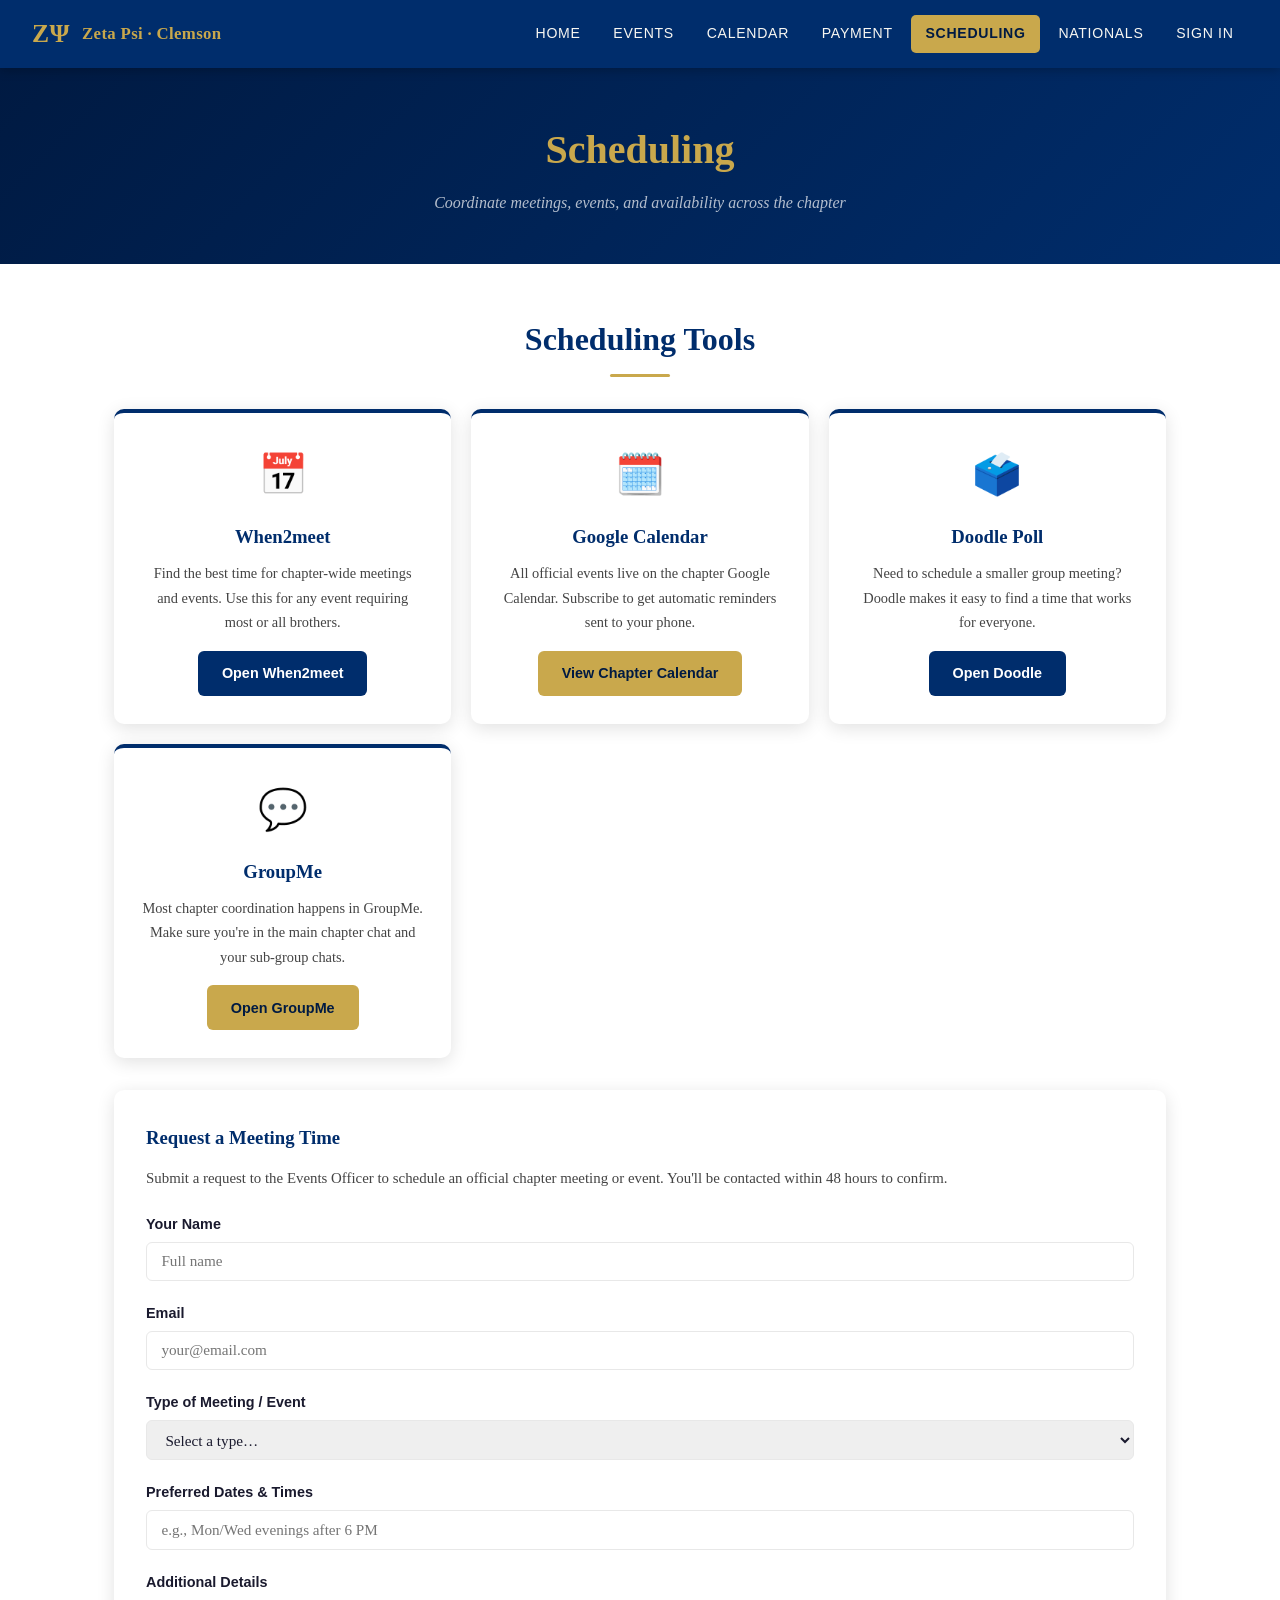
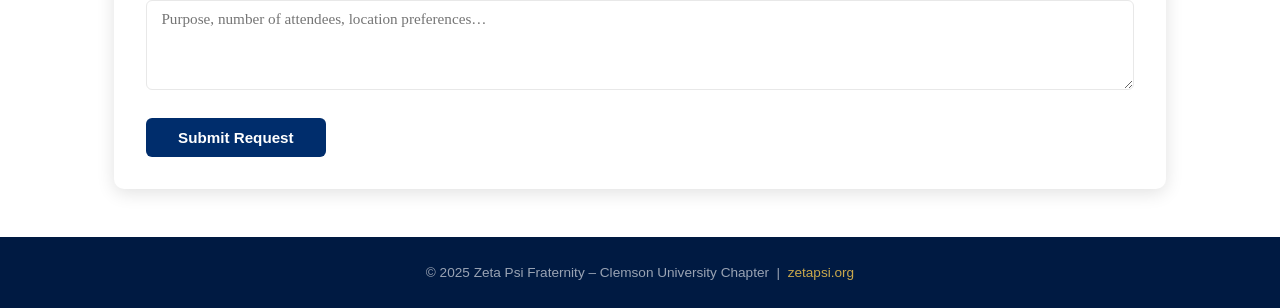
<file: scheduling.html>
<!DOCTYPE html>
<html lang="en">
<head>
  <meta charset="UTF-8">
  <meta name="viewport" content="width=device-width, initial-scale=1.0">
  <title>Scheduling – Zeta Psi Clemson</title>
  <link rel="stylesheet" href="css/styles.css">
  <style>
    .when2meet-embed {
      width: 100%;
      height: 620px;
      border: none;
      border-radius: var(--radius);
      box-shadow: var(--shadow);
      display: block;
      margin-top: 1.5rem;
    }

    .availability-form {
      background: var(--white);
      border-radius: var(--radius);
      padding: 2rem;
      box-shadow: var(--shadow);
      margin-top: 2rem;
    }

    .availability-form h3 { color: var(--navy); margin-bottom: 0.75rem; }

    .form-group {
      margin-bottom: 1.25rem;
    }

    .form-group label {
      display: block;
      font-weight: bold;
      color: var(--text-dark);
      margin-bottom: 0.35rem;
      font-family: 'Helvetica Neue', Arial, sans-serif;
      font-size: 0.9rem;
    }

    .form-group input,
    .form-group select,
    .form-group textarea {
      width: 100%;
      padding: 0.6rem 0.9rem;
      border: 1px solid var(--gray-light);
      border-radius: 6px;
      font-size: 0.95rem;
      color: var(--text-dark);
      font-family: Georgia, serif;
      transition: border-color 0.2s;
    }

    .form-group input:focus,
    .form-group select:focus,
    .form-group textarea:focus {
      outline: none;
      border-color: var(--navy);
      box-shadow: 0 0 0 3px rgba(0,45,108,0.12);
    }

    .form-group textarea { resize: vertical; min-height: 90px; }

    .form-submit {
      background: var(--navy);
      color: var(--white);
      border: none;
      padding: 0.7rem 2rem;
      border-radius: 6px;
      font-size: 0.95rem;
      font-family: 'Helvetica Neue', Arial, sans-serif;
      font-weight: 600;
      cursor: pointer;
      transition: background 0.2s;
    }

    .form-submit:hover { background: var(--navy-dark); }

    .success-msg {
      display: none;
      background: #e8f5e9;
      border: 1px solid #a5d6a7;
      border-radius: 6px;
      padding: 1rem;
      color: #2e7d32;
      font-family: sans-serif;
      font-size: 0.9rem;
      margin-top: 1rem;
    }
  </style>
</head>
<body>

<!-- ── Navigation ── -->
<nav class="navbar">
  <a class="nav-brand" href="index.html">
    <span class="brand-crest">ΖΨ</span>
    <span>Zeta Psi · Clemson</span>
  </a>
  <ul class="nav-links">
    <li><a href="index.html">Home</a></li>
    <li><a href="events.html">Events</a></li>
    <li><a href="calendar.html">Calendar</a></li>
    <li><a href="payment.html">Payment</a></li>
    <li><a href="scheduling.html" class="active">Scheduling</a></li>
    <li><a href="nationals.html">Nationals</a></li>
    <li><a href="login.html" id="nav-member-link">Sign In</a></li>
  </ul>
  <button class="nav-toggle" aria-label="Toggle navigation" aria-expanded="false">&#9776;</button>
</nav>

<!-- ── Page Header ── -->
<div class="page-header">
  <h1>Scheduling</h1>
  <p>Coordinate meetings, events, and availability across the chapter</p>
</div>

<!-- ── Scheduling Tools ── -->
<section class="scheduling-section">
  <div class="container">
    <h2 class="section-title">Scheduling Tools</h2>

    <div class="tool-grid">
      <div class="tool-card">
        <div class="tool-icon">📅</div>
        <h3>When2meet</h3>
        <p>Find the best time for chapter-wide meetings and events. Use this for any event requiring most or all brothers.</p>
        <a href="https://when2meet.com" target="_blank" rel="noopener noreferrer" class="btn btn-navy">Open When2meet</a>
      </div>

      <div class="tool-card">
        <div class="tool-icon">🗓️</div>
        <h3>Google Calendar</h3>
        <p>All official events live on the chapter Google Calendar. Subscribe to get automatic reminders sent to your phone.</p>
        <a href="calendar.html" class="btn btn-gold">View Chapter Calendar</a>
      </div>

      <div class="tool-card">
        <div class="tool-icon">🗳️</div>
        <h3>Doodle Poll</h3>
        <p>Need to schedule a smaller group meeting? Doodle makes it easy to find a time that works for everyone.</p>
        <a href="https://doodle.com" target="_blank" rel="noopener noreferrer" class="btn btn-navy">Open Doodle</a>
      </div>

      <div class="tool-card">
        <div class="tool-icon">💬</div>
        <h3>GroupMe</h3>
        <p>Most chapter coordination happens in GroupMe. Make sure you're in the main chapter chat and your sub-group chats.</p>
        <a href="https://groupme.com" target="_blank" rel="noopener noreferrer" class="btn btn-gold">Open GroupMe</a>
      </div>
    </div>

    <!-- Availability request form -->
    <div class="availability-form">
      <h3>Request a Meeting Time</h3>
      <p style="color:var(--text-medium);font-size:0.93rem;margin-bottom:1.25rem;">
        Submit a request to the Events Officer to schedule an official chapter meeting or event.
        You'll be contacted within 48 hours to confirm.
      </p>

      <form id="schedule-form" onsubmit="handleSubmit(event)">
        <div class="form-group">
          <label for="name">Your Name</label>
          <input type="text" id="name" name="name" placeholder="Full name" required>
        </div>
        <div class="form-group">
          <label for="email">Email</label>
          <input type="email" id="email" name="email" placeholder="your@email.com" required>
        </div>
        <div class="form-group">
          <label for="event-type">Type of Meeting / Event</label>
          <select id="event-type" name="event-type" required>
            <option value="" disabled selected>Select a type…</option>
            <option>Chapter Meeting</option>
            <option>Committee Meeting</option>
            <option>Brotherhood Event</option>
            <option>Philanthropy</option>
            <option>Executive Board Meeting</option>
            <option>Other</option>
          </select>
        </div>
        <div class="form-group">
          <label for="preferred-dates">Preferred Dates &amp; Times</label>
          <input type="text" id="preferred-dates" name="preferred-dates" placeholder="e.g., Mon/Wed evenings after 6 PM" required>
        </div>
        <div class="form-group">
          <label for="details">Additional Details</label>
          <textarea id="details" name="details" placeholder="Purpose, number of attendees, location preferences…"></textarea>
        </div>
        <button type="submit" class="form-submit">Submit Request</button>
      </form>

      <div class="success-msg" id="success-msg">
        ✅ Your request has been sent! The Events Officer will follow up within 48 hours.
      </div>
    </div>

  </div>
</section>

<!-- ── Footer ── -->
<footer>
  <p>
    &copy; 2025 Zeta Psi Fraternity – Clemson University Chapter &nbsp;|&nbsp;
    <a href="https://www.zetapsi.org" target="_blank" rel="noopener noreferrer">zetapsi.org</a>
  </p>
</footer>

<script src="js/main.js"></script>
<script>
  function handleSubmit(e) {
    e.preventDefault();
    // In production, replace this with a backend call or Formspree endpoint
    document.getElementById('schedule-form').style.display = 'none';
    document.getElementById('success-msg').style.display = 'block';
  }
</script>
</body>
</html>
</file>
<file: css/styles.css>
:root {
  --navy: #002D6C;
  --navy-dark: #001A42;
  --gold: #C9A84C;
  --gold-light: #f5d98b;
  --white: #ffffff;
  --off-white: #f8f7f2;
  --gray-light: #e8e8e8;
  --gray-mid: #b0b0b0;
  --text-dark: #1a1a2e;
  --text-medium: #444;
  --shadow: 0 4px 18px rgba(0,0,0,0.12);
  --radius: 10px;
}

* {
  box-sizing: border-box;
  margin: 0;
  padding: 0;
}

html { scroll-behavior: smooth; }

body {
  font-family: 'Georgia', 'Times New Roman', serif;
  color: var(--text-dark);
  background: var(--white);
  line-height: 1.7;
}

/* ── Navigation ─────────────────────────────────── */
.navbar {
  position: sticky;
  top: 0;
  z-index: 999;
  background: var(--navy);
  display: flex;
  align-items: center;
  justify-content: space-between;
  padding: 0 2rem;
  height: 68px;
  box-shadow: 0 2px 10px rgba(0,0,0,0.25);
}

.nav-brand {
  display: flex;
  align-items: center;
  gap: 0.75rem;
  text-decoration: none;
}

.nav-brand .brand-crest {
  font-size: 1.6rem;
  line-height: 1;
}

.nav-brand span {
  color: var(--gold);
  font-size: 1.05rem;
  font-weight: bold;
  letter-spacing: 0.02em;
  white-space: nowrap;
}

.nav-links {
  display: flex;
  list-style: none;
  gap: 0.25rem;
  align-items: center;
}

.nav-links a {
  display: block;
  padding: 0.45rem 0.9rem;
  color: var(--off-white);
  text-decoration: none;
  font-family: 'Helvetica Neue', Arial, sans-serif;
  font-size: 0.88rem;
  letter-spacing: 0.05em;
  text-transform: uppercase;
  border-radius: 5px;
  transition: background 0.2s, color 0.2s;
}

.nav-links a:hover,
.nav-links a.active {
  background: var(--gold);
  color: var(--navy-dark);
  font-weight: 600;
}

.nav-toggle {
  display: none;
  background: none;
  border: 2px solid var(--gold);
  color: var(--gold);
  font-size: 1.4rem;
  cursor: pointer;
  border-radius: 4px;
  padding: 0.2rem 0.5rem;
}

/* ── Hero ───────────────────────────────────────── */
.hero {
  background: linear-gradient(160deg, var(--navy-dark) 0%, var(--navy) 60%, #1a4080 100%);
  min-height: 480px;
  display: flex;
  align-items: center;
  justify-content: center;
  text-align: center;
  padding: 4rem 1.5rem;
  position: relative;
  overflow: hidden;
}

.hero::before {
  content: 'ΖΨ';
  position: absolute;
  font-size: 28rem;
  color: rgba(255,255,255,0.03);
  font-weight: bold;
  top: 50%;
  left: 50%;
  transform: translate(-50%, -50%);
  pointer-events: none;
  user-select: none;
}

.hero-content { position: relative; z-index: 1; }

.hero-crest {
  font-size: 5rem;
  display: block;
  margin-bottom: 0.5rem;
  filter: drop-shadow(0 0 20px rgba(201,168,76,0.4));
}

.hero h1 {
  font-size: clamp(2rem, 5vw, 3.5rem);
  color: var(--white);
  letter-spacing: 0.04em;
  margin-bottom: 0.4rem;
}

.hero h2 {
  font-size: clamp(1rem, 3vw, 1.5rem);
  color: var(--gold);
  font-weight: normal;
  margin-bottom: 1rem;
  letter-spacing: 0.08em;
}

.hero-tagline {
  color: rgba(255,255,255,0.7);
  font-size: 0.95rem;
  letter-spacing: 0.12em;
  text-transform: uppercase;
}

/* ── Container ──────────────────────────────────── */
.container {
  max-width: 1100px;
  margin: 0 auto;
  padding: 0 1.5rem;
}

/* ── Section titles ─────────────────────────────── */
.section-title {
  text-align: center;
  font-size: clamp(1.4rem, 3vw, 2rem);
  color: var(--navy);
  margin-bottom: 0.5rem;
}

.section-title::after {
  content: '';
  display: block;
  width: 60px;
  height: 3px;
  background: var(--gold);
  margin: 0.5rem auto 0;
  border-radius: 2px;
}

/* ── Quote ──────────────────────────────────────── */
.quote-section {
  background: var(--navy);
  padding: 3.5rem 1.5rem;
  text-align: center;
}

.quote-section .section-title {
  color: var(--gold);
}

.quote-section .section-title::after {
  background: var(--gold-light);
}

.quote-card {
  max-width: 780px;
  margin: 2rem auto 0;
  background: rgba(255,255,255,0.06);
  border-left: 5px solid var(--gold);
  border-radius: 0 var(--radius) var(--radius) 0;
  padding: 2rem 2.5rem;
  text-align: left;
}

.quote-text {
  font-size: clamp(1rem, 2.5vw, 1.25rem);
  color: var(--off-white);
  font-style: italic;
  line-height: 1.8;
  margin-bottom: 1rem;
}

.quote-text::before { content: '\201C'; }
.quote-text::after  { content: '\201D'; }

.quote-author {
  display: block;
  color: var(--gold);
  font-family: 'Helvetica Neue', Arial, sans-serif;
  font-size: 0.9rem;
  font-style: normal;
  letter-spacing: 0.05em;
}

/* ── About ──────────────────────────────────────── */
.about-section {
  padding: 4rem 1.5rem;
  background: var(--off-white);
}

.about-grid {
  display: grid;
  grid-template-columns: repeat(auto-fit, minmax(280px, 1fr));
  gap: 1.5rem;
  margin-top: 2.5rem;
}

.about-card {
  background: var(--white);
  border-radius: var(--radius);
  padding: 1.75rem;
  box-shadow: var(--shadow);
  border-top: 4px solid var(--gold);
  transition: transform 0.2s;
}

.about-card:hover { transform: translateY(-4px); }

.about-card h3 {
  color: var(--navy);
  font-size: 1.15rem;
  margin-bottom: 0.75rem;
}

.about-card p { color: var(--text-medium); font-size: 0.95rem; }

/* ── Connect / Links ────────────────────────────── */
.links-section {
  padding: 4rem 1.5rem;
  background: var(--white);
}

.links-grid {
  display: grid;
  grid-template-columns: repeat(auto-fit, minmax(220px, 1fr));
  gap: 1.25rem;
  margin-top: 2.5rem;
}

.link-card {
  display: flex;
  flex-direction: column;
  align-items: center;
  text-align: center;
  padding: 2rem 1.5rem;
  border-radius: var(--radius);
  text-decoration: none;
  transition: transform 0.2s, box-shadow 0.2s;
  box-shadow: var(--shadow);
  color: var(--white);
  gap: 0.6rem;
}

.link-card:hover {
  transform: translateY(-5px);
  box-shadow: 0 8px 28px rgba(0,0,0,0.18);
}

.link-card .link-icon { font-size: 2.2rem; }

.link-card h3 {
  font-size: 1.05rem;
  font-weight: bold;
}

.link-card p {
  font-size: 0.85rem;
  opacity: 0.85;
  font-family: 'Helvetica Neue', Arial, sans-serif;
}

.link-card.instagram { background: linear-gradient(135deg, #833ab4, #fd1d1d, #fcb045); }
.link-card.wikipedia { background: linear-gradient(135deg, #3a3a3a, #555); }
.link-card.ifc       { background: linear-gradient(135deg, #F56600, #d44f00); }
.link-card.nationals { background: linear-gradient(135deg, var(--navy), #1a4080); }

/* ── Stats banner ───────────────────────────────── */
.stats-section {
  background: var(--gold);
  padding: 2.5rem 1.5rem;
}

.stats-grid {
  display: grid;
  grid-template-columns: repeat(auto-fit, minmax(160px, 1fr));
  gap: 1rem;
  max-width: 900px;
  margin: 0 auto;
  text-align: center;
}

.stat-item .stat-number {
  display: block;
  font-size: 2.4rem;
  font-weight: bold;
  color: var(--navy-dark);
  line-height: 1;
}

.stat-item .stat-label {
  font-size: 0.85rem;
  color: var(--navy);
  text-transform: uppercase;
  letter-spacing: 0.08em;
  font-family: 'Helvetica Neue', Arial, sans-serif;
}

/* ── Footer ─────────────────────────────────────── */
footer {
  background: var(--navy-dark);
  color: rgba(255,255,255,0.6);
  text-align: center;
  padding: 1.5rem 1rem;
  font-size: 0.85rem;
  font-family: 'Helvetica Neue', Arial, sans-serif;
}

footer a {
  color: var(--gold);
  text-decoration: none;
}

/* ── Inner page header ──────────────────────────── */
.page-header {
  background: linear-gradient(135deg, var(--navy-dark), var(--navy));
  padding: 3rem 1.5rem;
  text-align: center;
}

.page-header h1 {
  color: var(--gold);
  font-size: clamp(1.6rem, 4vw, 2.5rem);
  margin-bottom: 0.3rem;
}

.page-header p {
  color: rgba(255,255,255,0.7);
  font-size: 1rem;
  font-style: italic;
}

/* ── Events ─────────────────────────────────────── */
.events-section { padding: 3rem 1.5rem; }

.event-card {
  display: grid;
  grid-template-columns: auto 1fr;
  gap: 1.5rem;
  background: var(--white);
  border-radius: var(--radius);
  padding: 1.5rem;
  margin-bottom: 1.25rem;
  box-shadow: var(--shadow);
  border-left: 5px solid var(--gold);
  align-items: start;
}

.event-date {
  background: var(--navy);
  color: var(--white);
  border-radius: 8px;
  padding: 0.6rem 1rem;
  text-align: center;
  min-width: 70px;
}

.event-date .month {
  display: block;
  font-size: 0.72rem;
  text-transform: uppercase;
  letter-spacing: 0.1em;
  color: var(--gold);
  font-family: sans-serif;
}

.event-date .day {
  display: block;
  font-size: 1.9rem;
  font-weight: bold;
  line-height: 1.1;
}

.event-info h3 { color: var(--navy); margin-bottom: 0.3rem; }
.event-info p  { color: var(--text-medium); font-size: 0.93rem; }
.event-meta {
  font-size: 0.82rem;
  color: var(--gold);
  font-family: sans-serif;
  font-weight: 600;
  text-transform: uppercase;
  letter-spacing: 0.05em;
  margin-top: 0.4rem;
}

/* ── Calendar ───────────────────────────────────── */
.calendar-section { padding: 3rem 1.5rem; }

.calendar-wrapper {
  background: var(--white);
  border-radius: var(--radius);
  box-shadow: var(--shadow);
  overflow: hidden;
  margin-top: 1.5rem;
}

.calendar-placeholder {
  padding: 3rem;
  text-align: center;
  color: var(--text-medium);
}

.calendar-placeholder .cal-icon { font-size: 4rem; margin-bottom: 1rem; }

.gcal-embed {
  width: 100%;
  height: 600px;
  border: none;
  display: block;
}

/* ── Payment ─────────────────────────────────────── */
.payment-section { padding: 3rem 1.5rem; }

.payment-grid {
  display: grid;
  grid-template-columns: repeat(auto-fit, minmax(280px, 1fr));
  gap: 1.5rem;
  margin-top: 2rem;
}

.payment-card {
  background: var(--white);
  border-radius: var(--radius);
  padding: 2rem;
  box-shadow: var(--shadow);
  text-align: center;
}

.payment-card .pay-icon { font-size: 3rem; margin-bottom: 0.75rem; }
.payment-card h3 { color: var(--navy); margin-bottom: 0.5rem; }
.payment-card p  { color: var(--text-medium); font-size: 0.93rem; margin-bottom: 1rem; }

.btn {
  display: inline-block;
  padding: 0.65rem 1.5rem;
  border-radius: 6px;
  font-family: 'Helvetica Neue', Arial, sans-serif;
  font-size: 0.9rem;
  font-weight: 600;
  text-decoration: none;
  cursor: pointer;
  transition: opacity 0.2s, transform 0.15s;
  border: none;
}

.btn:hover { opacity: 0.88; transform: translateY(-1px); }

.btn-navy { background: var(--navy); color: var(--white); }
.btn-gold { background: var(--gold); color: var(--navy-dark); }

.fee-table {
  width: 100%;
  border-collapse: collapse;
  margin-top: 1.5rem;
  font-size: 0.93rem;
}

.fee-table th {
  background: var(--navy);
  color: var(--gold);
  padding: 0.7rem 1rem;
  text-align: left;
  font-family: sans-serif;
}

.fee-table td {
  padding: 0.65rem 1rem;
  border-bottom: 1px solid var(--gray-light);
  color: var(--text-medium);
}

.fee-table tr:last-child td { border-bottom: none; }

/* ── Scheduling ──────────────────────────────────── */
.scheduling-section { padding: 3rem 1.5rem; }

.tool-grid {
  display: grid;
  grid-template-columns: repeat(auto-fit, minmax(260px, 1fr));
  gap: 1.25rem;
  margin-top: 2rem;
}

.tool-card {
  background: var(--white);
  border-radius: var(--radius);
  padding: 1.75rem;
  box-shadow: var(--shadow);
  border-top: 4px solid var(--navy);
  text-align: center;
}

.tool-card .tool-icon { font-size: 2.5rem; margin-bottom: 0.75rem; }
.tool-card h3 { color: var(--navy); margin-bottom: 0.5rem; }
.tool-card p  { color: var(--text-medium); font-size: 0.9rem; margin-bottom: 1rem; }

/* ── Nationals ───────────────────────────────────── */
.nationals-section { padding: 3rem 1.5rem; }

.nationals-grid {
  display: grid;
  grid-template-columns: repeat(auto-fit, minmax(280px, 1fr));
  gap: 1.5rem;
  margin-top: 2rem;
}

.nationals-card {
  background: var(--white);
  border-radius: var(--radius);
  padding: 1.75rem;
  box-shadow: var(--shadow);
  border-top: 4px solid var(--gold);
}

.nationals-card h3 { color: var(--navy); margin-bottom: 0.75rem; font-size: 1.1rem; }
.nationals-card p  { color: var(--text-medium); font-size: 0.93rem; margin-bottom: 1rem; }

/* ── Mobile ──────────────────────────────────────── */
@media (max-width: 768px) {
  .nav-links {
    display: none;
    flex-direction: column;
    position: absolute;
    top: 68px;
    left: 0;
    right: 0;
    background: var(--navy-dark);
    padding: 1rem;
    gap: 0.25rem;
  }

  .nav-links.open { display: flex; }

  .nav-links a {
    padding: 0.65rem 1rem;
    font-size: 0.95rem;
    width: 100%;
  }

  .nav-toggle { display: block; }

  .navbar { position: relative; }

  .event-card { grid-template-columns: 1fr; }
  .event-date { display: flex; gap: 0.75rem; align-items: center; width: fit-content; padding: 0.4rem 0.8rem; }
  .event-date .month, .event-date .day { display: inline; font-size: 1rem; }
}
</file>
